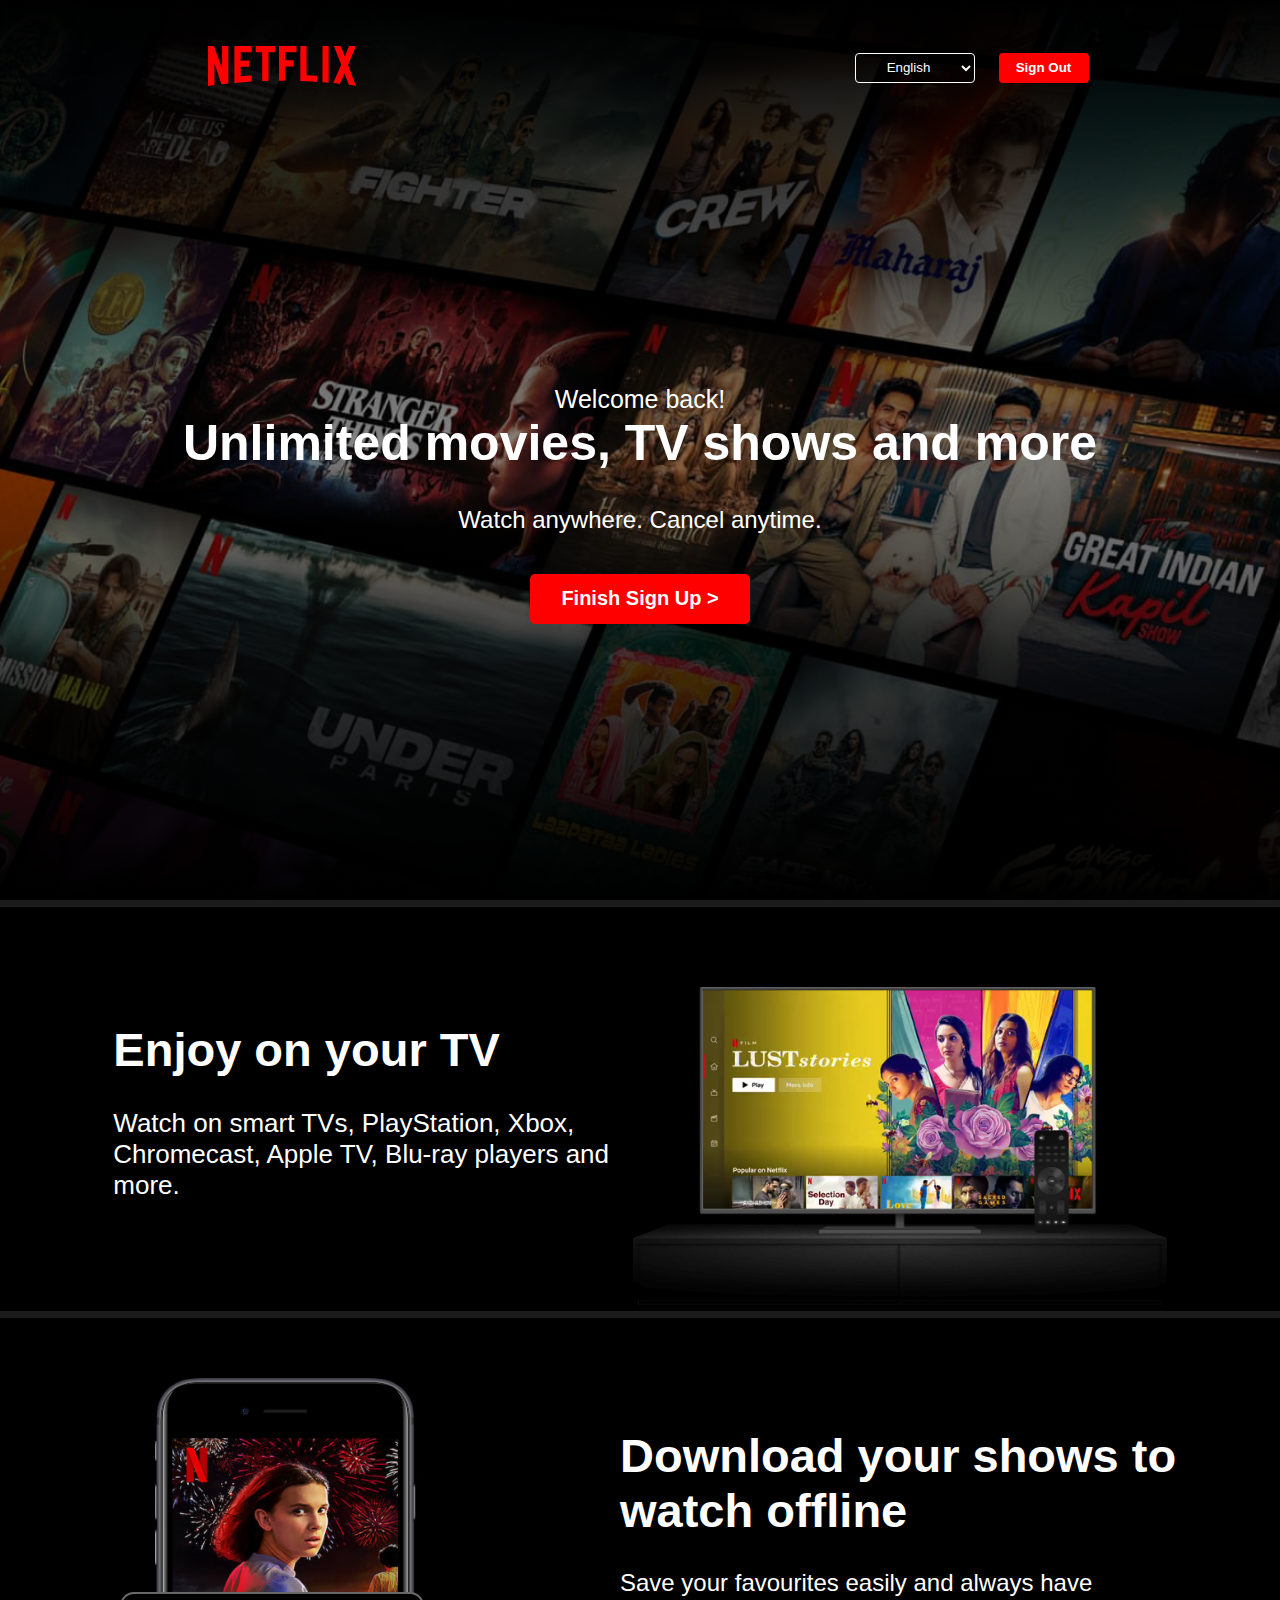
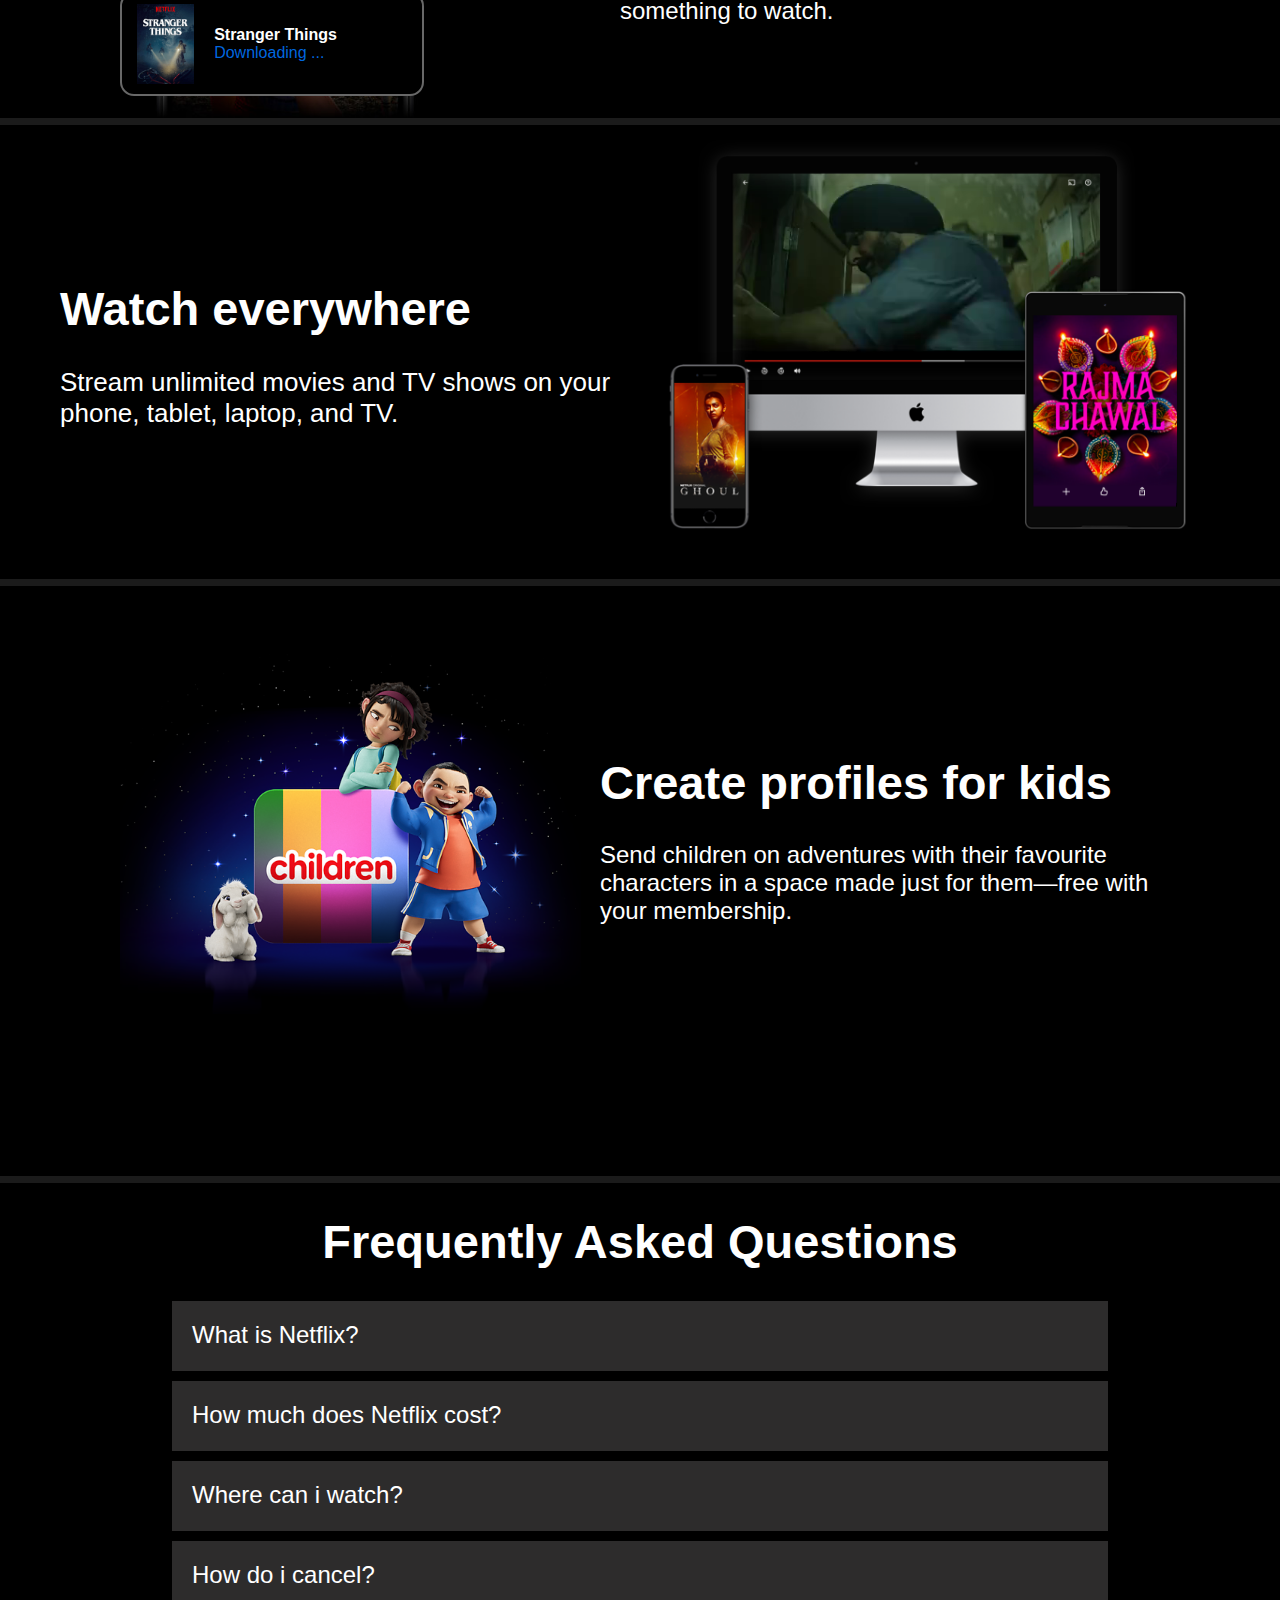
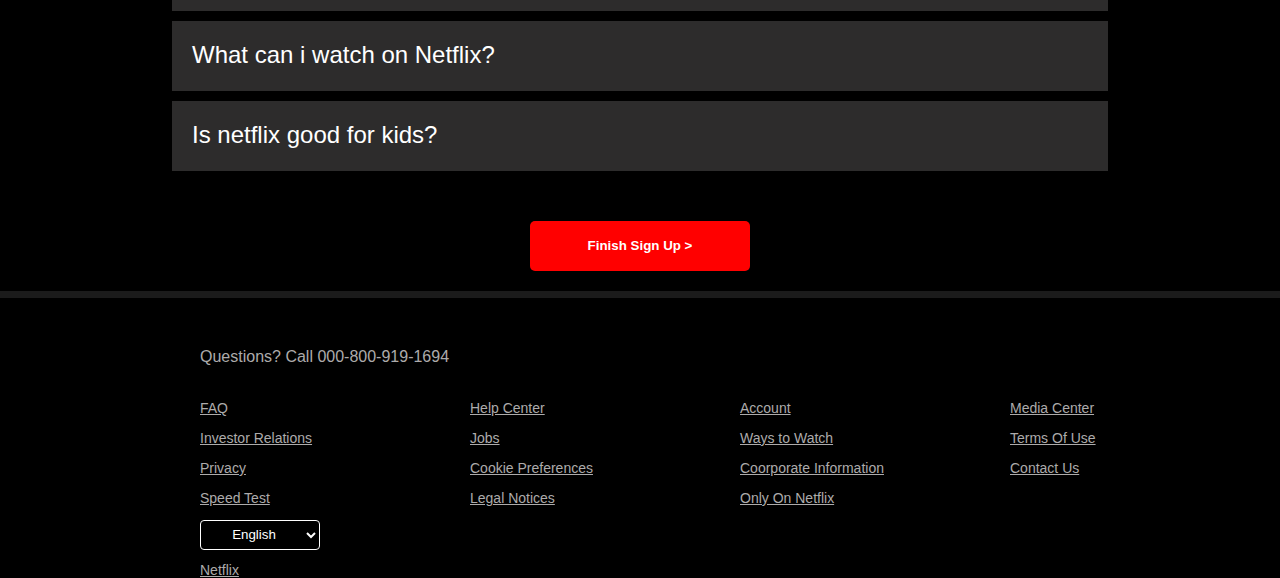
<file: index.html>
<!DOCTYPE html>
<html lang="en">
<head>
    <meta charset="UTF-8">
    <meta name="viewport" content="width=device-width, initial-scale=1.0">
    <title>Netflix India – Watch TV Shows Online, Watch Movies Online</title>
    <link rel="stylesheet" href="style.css">
    <link rel="shortcut icon" href=".assets/images/favicon.ico" type="image/x-icon">
    <link rel="stylesheet" href="https://cdnjs.cloudflare.com/ajax/libs/font-awesome/6.5.2/css/all.min.css" integrity="sha512-SnH5WK+bZxgPHs44uWIX+LLJAJ9/2PkPKZ5QiAj6Ta86w+fsb2TkcmfRyVX3pBnMFcV7oQPJkl9QevSCWr3W6A==" crossorigin="anonymous" referrerpolicy="no-referrer" />
</head>
<body>
    <div class="first">
        
        <div class="back-img">
            <div class="gradient"> 
                <nav> 
                 <span class="logo"><img src="./assets/images/logo.svg"> </img></span>
                 <div class="buttons">
                 <select id="English" name="English">
                    <option> English </option>
                    <option> Hindi</option> 
                 </select>
                 <button id="Signout"> Sign Out</button>
                 </div>  
                </nav>
                <div class="Text">
                 <p id="first"> Welcome back!</p>
                 <h1 id="second">Unlimited movies, TV shows and more </h1>
                 <p id="third"> Watch anywhere. Cancel anytime.</p>
                 <button id="Finish">  Finish Sign Up  > </button>
                </div>
            </div>
            
             
        </div>
        
    </div>

    <div class="second">
        <div class="nd2-text">
            <h1 id="first-2">Enjoy on your TV </h1>
            <p id="second-2"> Watch on smart TVs, PlayStation, Xbox, Chromecast, Apple TV, Blu-ray players and more.</p> 
        </div>

        <div class="img-2nd">
            <img src="./assets/images/tv.png">
            <video src="./assets/videos/video-tv-in-0819.m4v" autoplay loop muted></video>
        </div>

    </div>

    <div class="third">
        <div class="img-3rd">
            <img class="Phone" src="./assets/images/mobile-0819.jpg">
            <div class="phone-download">
                <img class="img-3rd-ST" src="./assets/images/boxshot.png">
                <div class="phone-download-text"> 
                <span id="third-first"> Stranger Things </span>
                <span id="third-second"> Downloading ...</span>
                </div>
            </div>

        </div>

        <div class="third-text"> 
            <h1> Download your shows to watch offline</h1>
            <p>Save your favourites easily and always have something to watch.</p>
        </div>

    </div>

    <div class="fourth">
        <div class="4rth-text">
            <h1 id="first-4">Watch everywhere </h1>
            <p id="second-4"> Stream unlimited movies and TV shows on your phone, tablet, laptop, and TV.</p> 
        </div>

        <div class="img-4rth">
            <img src="./assets/images/device-pile-in.png">
            <video src="./assets/videos/video-devices-in.m4v" autoplay loop muted></video>
        </div>


    </div>

    <div class="fifth">
        <div class="img-5th">
            <img class="kids" src="./assets/images/AAAABVr8nYuAg0xDpXDv0VI9HUoH7r2aGp4TKRCsKNQrMwxzTtr-NlwOHeS8bCI2oeZddmu3nMYr3j9MjYhHyjBASb1FaOGYZNYvPBCL.png">
        </div>

        <div class="fifth-text"> 
            <h1> Create profiles for kids   </h1>
            <p>Send children on adventures with their favourite characters in a space made just for them—free with your membership.</p>
        </div>
    </div>

    <div class="faq-section">
        <h1> Frequently Asked Questions</h1>
        <div class="faq">
            <div> What is Netflix? <i class="fa-solid fa-plus"></i></div>    
            <div>How much does Netflix cost? <i class="fa-solid fa-plus"></i></div>    
            <div> Where can i watch? <i class="fa-solid fa-plus"></i></div>    
            <div> How do i cancel? <i class="fa-solid fa-plus"></i></div>    
            <div> What can i watch on Netflix? <i class="fa-solid fa-plus"></i></div>    
            <div> Is netflix good for kids? <i class="fa-solid fa-plus"></i></div>    
        </div>
        <button> Finish Sign Up    ></button>
    </div>
    <footer>
        <div class="Questions">  Questions? Call 000-800-919-1694</div>
        <div class="footer">
        <div> 
            <p> FAQ</p>
            <p> Investor Relations</p>
            <p> Privacy</p>
            <p> Speed Test</p>
        </div>  
        <div> 
            <p> Help Center</p>
            <p> Jobs</p>
            <p> Cookie Preferences</p>
            <p> Legal Notices</p>
        </div>
        <div> 
            <p> Account</p>
            <p> Ways to Watch </p>
            <p> Coorporate Information</p>
            <p> Only On Netflix</p>
        </div>
        <div> 
            <p> Media Center</p>
            <p> Terms Of Use</p>
            <p> Contact Us</p>
        </div>
        <div>
        <select id="English2" name="English">
            <option> English </option>
            <option> Hindi</option> 
         </select>
        </div>
        <div id="Foot-netflix"> Netflix</div>
    </div>
    </footer>
</body>
</html>
</file>
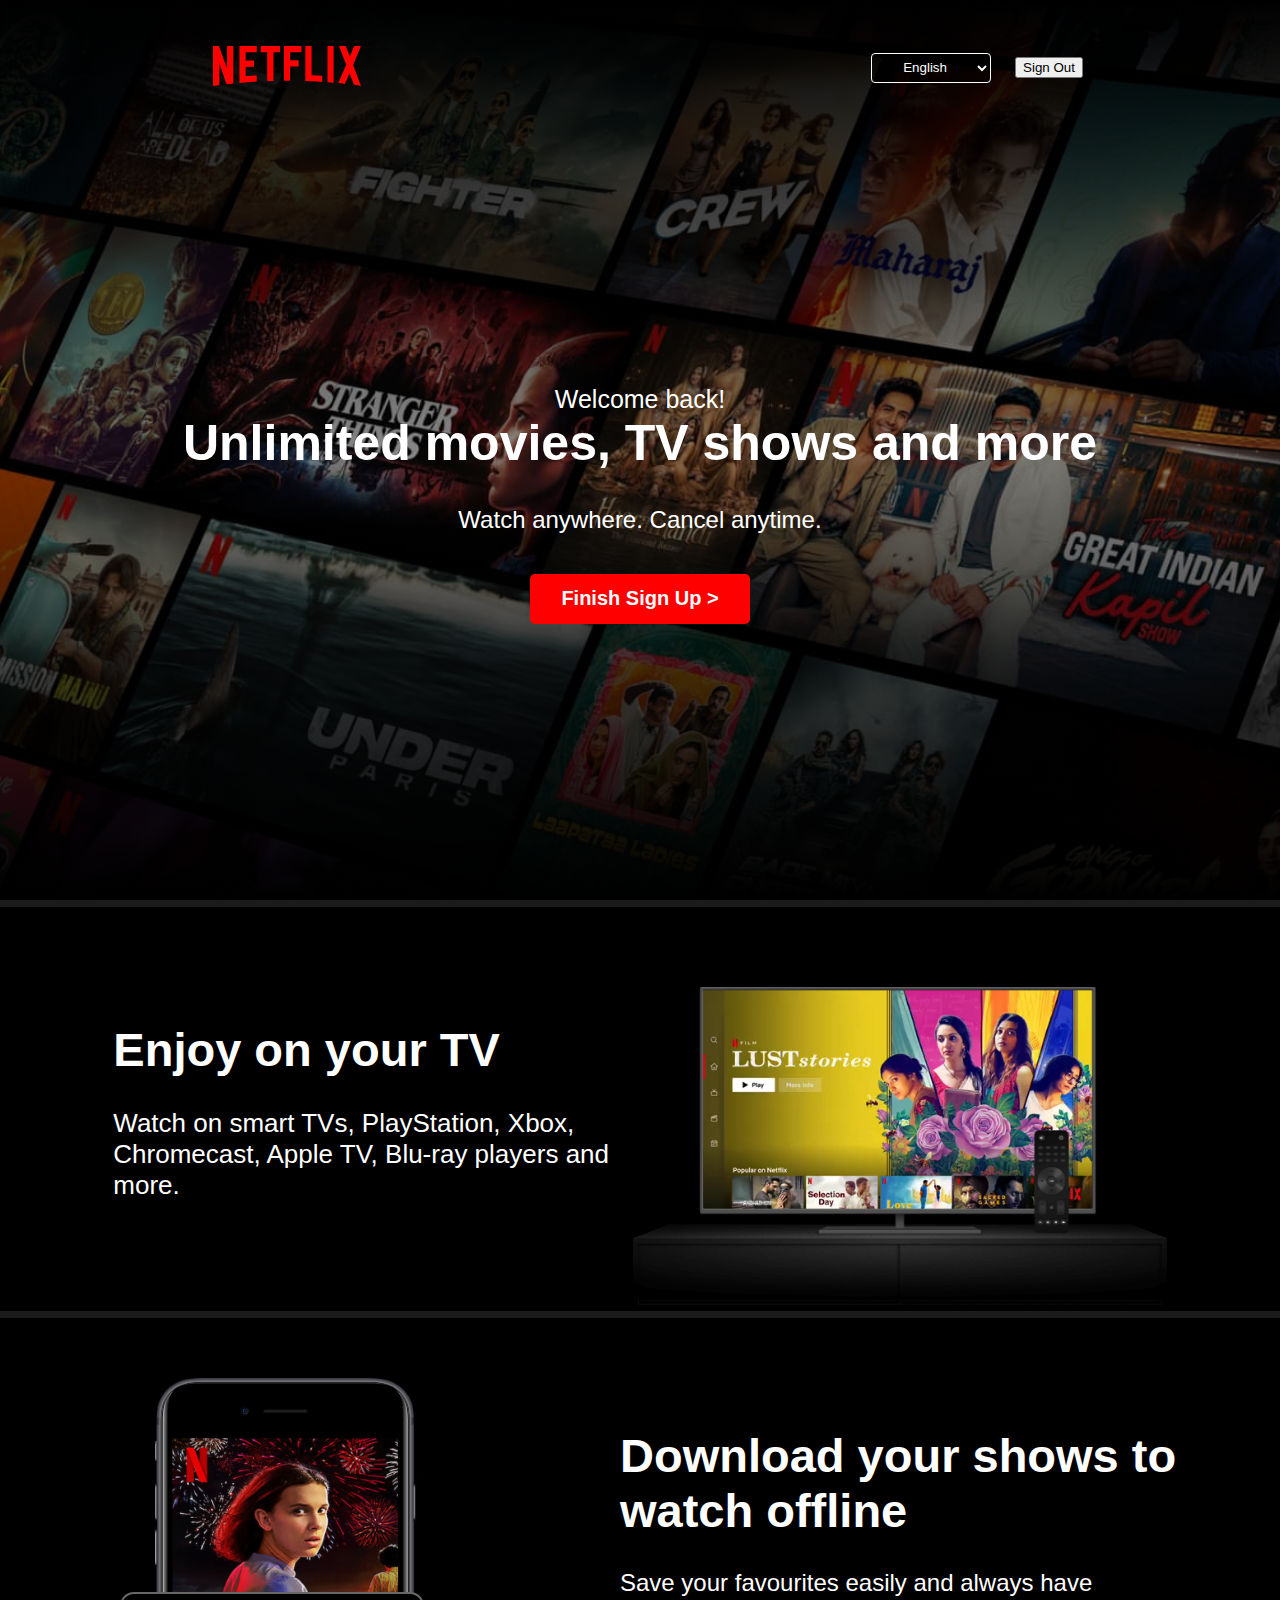
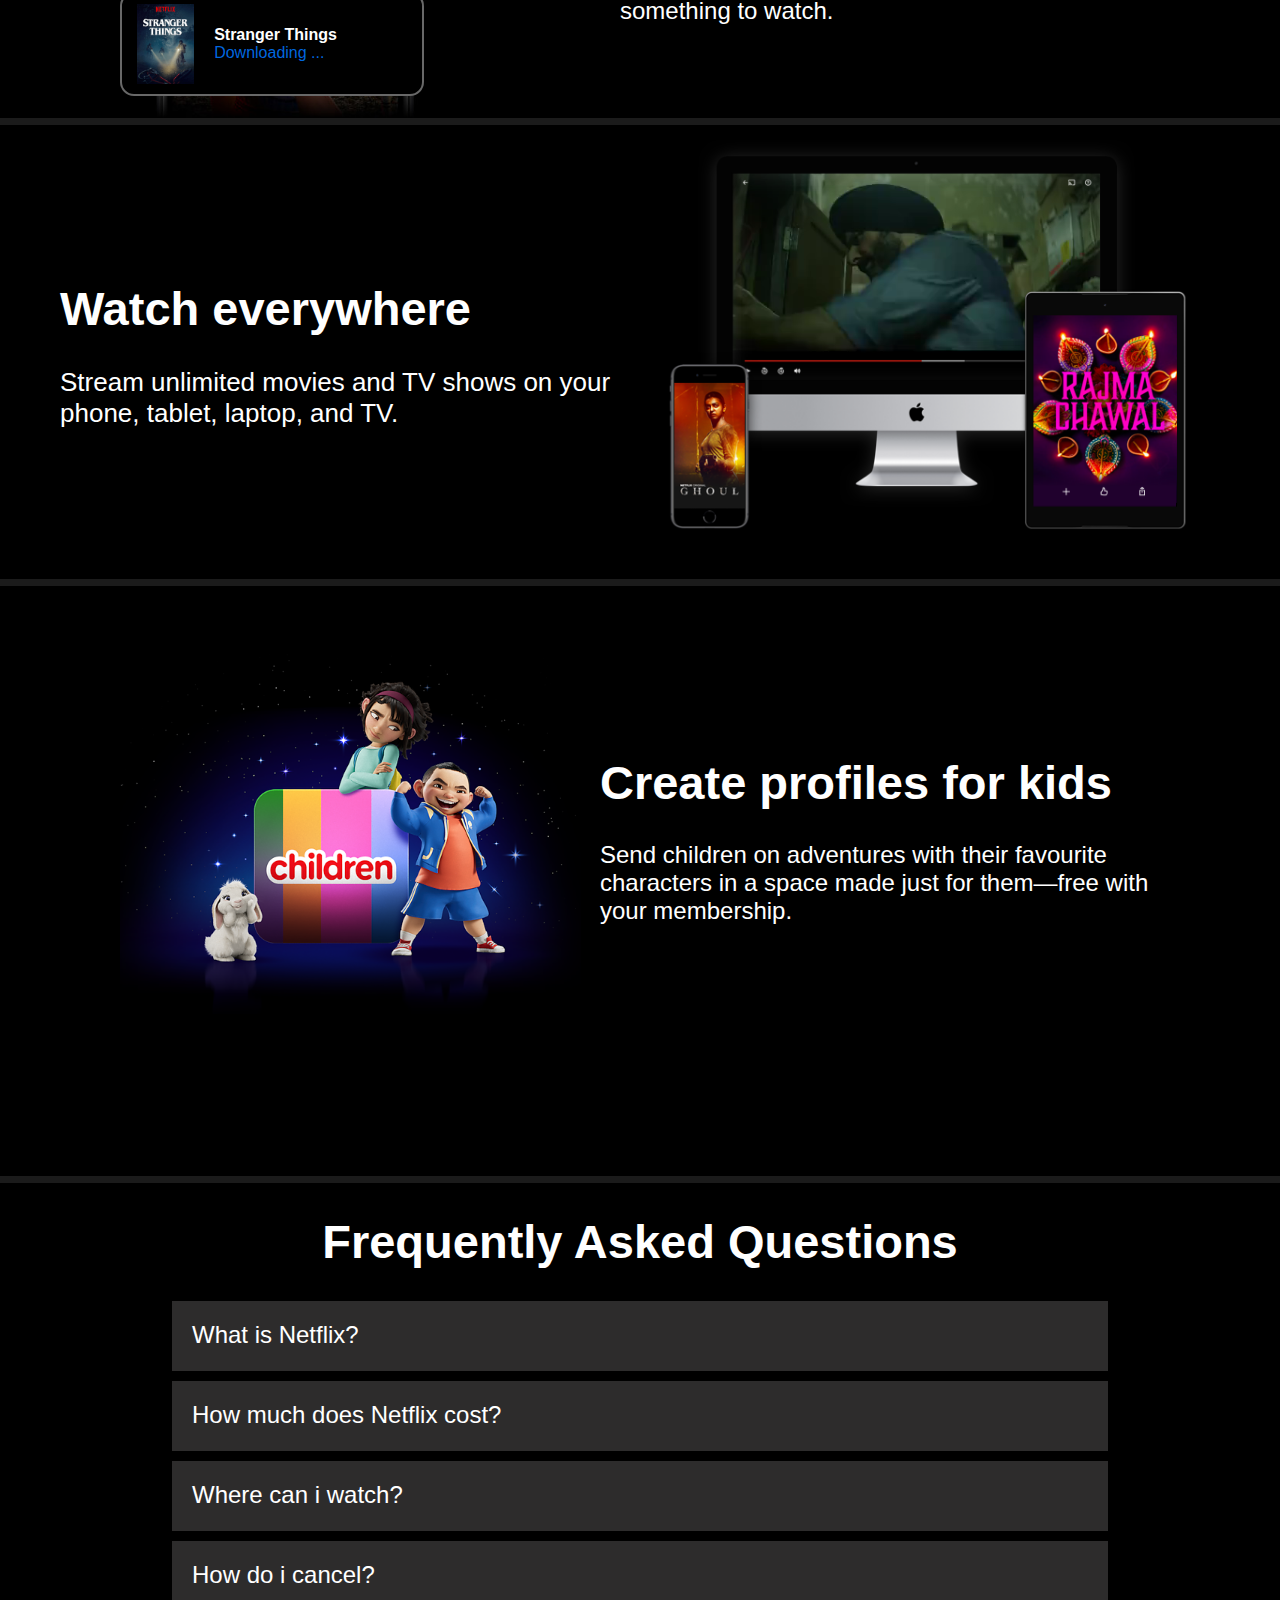
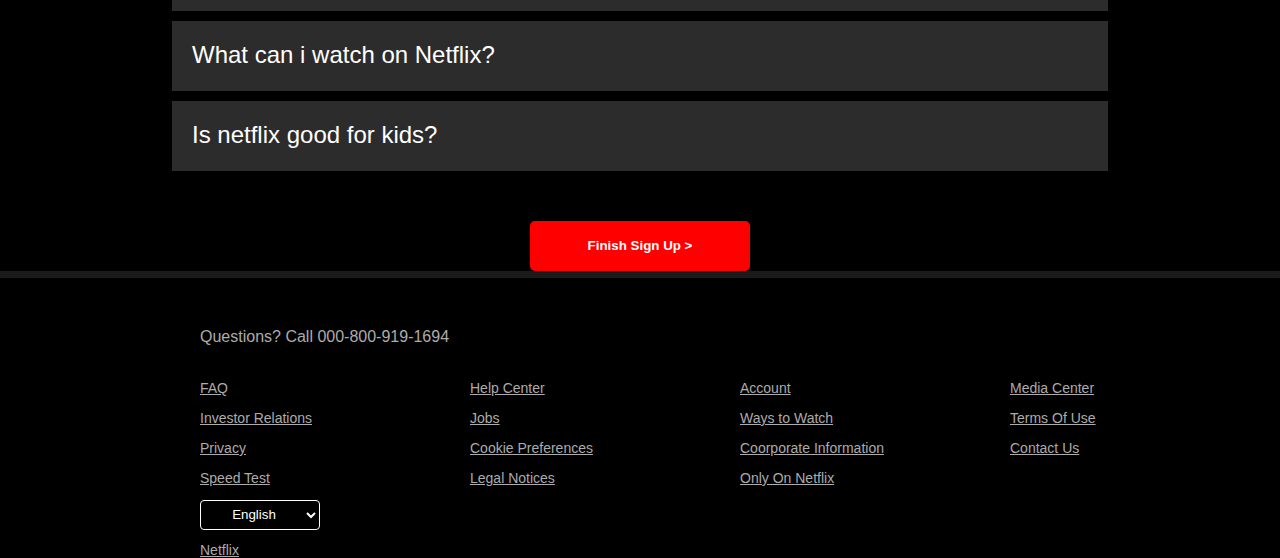
<file: netflix-clone.html>
<!DOCTYPE html>
<html lang="en">
<head>
    <meta charset="UTF-8">
    <meta name="viewport" content="width=device-width, initial-scale=1.0">
    <title>Netflix India – Watch TV Shows Online, Watch Movies Online</title>
    <link rel="stylesheet" href="netflix-clone.css">
    <link rel="shortcut icon" href=".assets/images/favicon.ico" type="image/x-icon">
    <link rel="stylesheet" href="https://cdnjs.cloudflare.com/ajax/libs/font-awesome/6.5.2/css/all.min.css" integrity="sha512-SnH5WK+bZxgPHs44uWIX+LLJAJ9/2PkPKZ5QiAj6Ta86w+fsb2TkcmfRyVX3pBnMFcV7oQPJkl9QevSCWr3W6A==" crossorigin="anonymous" referrerpolicy="no-referrer" />
</head>
<body>
    <div class="first">
        
        <div class="back-img">
            <div class="gradient"> 
                <nav> 
                 <span class="logo"><img src="./assets/images/logo.svg"> </img></span>
                 <div class="buttons">
                 <select id="English" name="English">
                    <option> English </option>
                    <option> Hindi</option> 
                 </select>
                 <button id="Sinout"> Sign Out</button>
                 </div>  
                </nav>
                <div class="Text">
                 <p id="first"> Welcome back!</p>
                 <h1 id="second">Unlimited movies, TV shows and more </h1>
                 <p id="third"> Watch anywhere. Cancel anytime.</p>
                 <button id="Finish">  Finish Sign Up  > </button>
                </div>
            </div>
            
             
        </div>
        
    </div>

    <div class="second">
        <div class="nd2-text">
            <h1 id="first-2">Enjoy on your TV </h1>
            <p id="second-2"> Watch on smart TVs, PlayStation, Xbox, Chromecast, Apple TV, Blu-ray players and more.</p> 
        </div>

        <div class="img-2nd">
            <img src="./assets/images/tv.png">
            <video src="./assets/videos/video-tv-in-0819.m4v" autoplay loop muted></video>
        </div>

    </div>

    <div class="third">
        <div class="img-3rd">
            <img class="Phone" src="./assets/images/mobile-0819.jpg">
            <div class="phone-download">
                <img class="img-3rd-ST" src="./assets/images/boxshot.png">
                <div class="phone-download-text"> 
                <span id="third-first"> Stranger Things </span>
                <span id="third-second"> Downloading ...</span>
                </div>
            </div>

        </div>

        <div class="third-text"> 
            <h1> Download your shows to watch offline</h1>
            <p>Save your favourites easily and always have something to watch.</p>
        </div>

    </div>

    <div class="fourth">
        <div class="4rth-text">
            <h1 id="first-4">Watch everywhere </h1>
            <p id="second-4"> Stream unlimited movies and TV shows on your phone, tablet, laptop, and TV.</p> 
        </div>

        <div class="img-4rth">
            <img src="./assets/images/device-pile-in.png">
            <video src="./assets/videos/video-devices-in.m4v" autoplay loop muted></video>
        </div>


    </div>

    <div class="fifth">
        <div class="img-5th">
            <img class="kids" src="./assets/images/AAAABVr8nYuAg0xDpXDv0VI9HUoH7r2aGp4TKRCsKNQrMwxzTtr-NlwOHeS8bCI2oeZddmu3nMYr3j9MjYhHyjBASb1FaOGYZNYvPBCL.png">
        </div>

        <div class="fifth-text"> 
            <h1> Create profiles for kids   </h1>
            <p>Send children on adventures with their favourite characters in a space made just for them—free with your membership.</p>
        </div>
    </div>

    <div class="faq-section">
        <h1> Frequently Asked Questions</h1>
        <div class="faq">
            <div> What is Netflix? <i class="fa-solid fa-plus"></i></div>    
            <div>How much does Netflix cost? <i class="fa-solid fa-plus"></i></div>    
            <div> Where can i watch? <i class="fa-solid fa-plus"></i></div>    
            <div> How do i cancel? <i class="fa-solid fa-plus"></i></div>    
            <div> What can i watch on Netflix? <i class="fa-solid fa-plus"></i></div>    
            <div> Is netflix good for kids? <i class="fa-solid fa-plus"></i></div>    
        </div>
        <button> Finish Sign Up    ></button>
    </div>
    <footer>
        <div class="Questions">  Questions? Call 000-800-919-1694</div>
        <div class="footer">
        <div> 
            <p> FAQ</p>
            <p> Investor Relations</p>
            <p> Privacy</p>
            <p> Speed Test</p>
        </div>  
        <div> 
            <p> Help Center</p>
            <p> Jobs</p>
            <p> Cookie Preferences</p>
            <p> Legal Notices</p>
        </div>
        <div> 
            <p> Account</p>
            <p> Ways to Watch </p>
            <p> Coorporate Information</p>
            <p> Only On Netflix</p>
        </div>
        <div> 
            <p> Media Center</p>
            <p> Terms Of Use</p>
            <p> Contact Us</p>
        </div>
        <div>
        <select id="English2" name="English">
            <option> English </option>
            <option> Hindi</option> 
         </select>
        </div>
        <div id="Foot-netflix"> Netflix</div>
    </div>
    </footer>
</body>
</html>
</file>
<file: style.css>
body{
    background-color:rgba(0, 0, 0, 0.893);
    margin:0px;
   

}
.back-img{
    background-size: max(2200px,100vw);
    background-repeat: no-repeat;
    height: 100vh;
    max-width:100%;
    background-image: url("./assets/images/IN-en-20240624-popsignuptwoweeks-perspective_alpha_website_large.jpg");
   background-position: center center;

}

.gradient{
    height: 100vh;
    width:100%;
    background-image: linear-gradient(to top, rgba(0,0,0,1), rgba(0,0,0,0.3),rgba(0,0,0,1));

}

nav{
    width:100%;
    height: 15%;
    position: absolute;
    display: flex;
    margin: auto;
    justify-content: space-around ;
    align-items: CENTER;
   
}


.logo img{
    width:180px;
    height: 40px;
    
}



#English{
    background-color: rgba(0,0,0,0.3);
    color: white;
    border:0.2px solid white;
    height:30px;
    width:120px;
    border-radius: 4px;
    margin-left: 100px;
    margin-right: 20px;
    text-align: center;
}

#English:active{
    border: 3px solid white;
}


#Signout{
    background-color: red;
    color: white;
    height: 30px;
    width: 90px;
    border: none;
    border-radius: 4px;
    font-weight: bold;

}

.Text{
    display: flex;
    flex-direction: column;
    justify-content: center;
    align-items: center;
    color: white;
    position: relative;
    top: 40%;
    

}

#first{
    font-size: 25px;
    font-family: Helvetica;
    margin-bottom: 5px;
    
    margin-bottom: 0px;
    
    

}

#second{
    text-align: center;
    margin-top: 0px;
    font-family: Helvetica ;
    font-size:50px;
    font-weight: bold;
}

    

#third{
    font-size: 24px;
    font-family: Helvetica;
    margin-bottom: 0px;
    margin-top: 0px;
}

#Finish{
    background-color: red;
    color: white;
    font-size: 20px;
    font-weight: bold;
    height: 50px;
    width:220px;
    border:none;
    margin-top: 40px;
    border-radius: 5px;

}

.second{
    background-color: black;
    color: white;
    max-width:100vw;
    height: 70%;
    display: flex;
    justify-content: center;
   align-items: center;
    margin-top: 7px;
   
}


.nd2-Text{
    width: 550px;


}

#first-2{
    font-size: 47px;
    font-family: Helvetica;
    font-weight: 900;
}

#second-2{
    font-family:  Helvetica;
    width: 520px;
    font-size: 26px;
}
.img-2nd{
    position: relative;
}
.img-2nd img{
    position: relative;
    z-index: 4;
    height: 400px;
   
    
}


.img-2nd video{
    position: absolute;
    left: 70px;
    top: 83px;
    height: 222px;
}

.third{
    margin-top: 7px;
    width: 100%;
    height: 80%;
    background-color: black;
    display: flex;
    align-items: center;
    justify-content: center;
   
}


.phone-download{
    display: flex;
    justify-content: left ;
    gap:20px;
    align-items: center;
    border: 2px solid rgba(255, 255, 255, 0.407);
    width: 300px;
    border-radius: 14px;
    height: 100px;
    position: relative;
    bottom: 130px;
    left:120px;
    background-color: black;

}
.third-text{
    color: white;
    
}

.Phone{ 
    height: 400px;
    width: 570px;
}
.img-3rd{
    height: 400px;
}
.img-3rd-ST{
    height: 80px;
    margin-left: 15px;
}
#third-first{
    color: white;
    font-family:  Helvetica;
    font-weight: bold;

}

#third-second{
    color: rgba(0, 119, 255, 0.886);
    font-family: Helvetica;
}

.phone-download-text{
    display: flex;
    flex-direction: column;
}

.third-text{
    padding-left:10px ;
    width: 700px;
}
.third-text h1{
    display: flex;
    font-size: 47px;
    font-family: Helvetica;
    font-weight: 750;
}
.third-text p{
    font-family:  Helvetica;
    width: 530px;
    font-size: 24px;
}

.fourth{
    margin-top: 7px;
    width: 100%;
    height: 70%;
    background-color: black;
    display: flex;
    align-items: center;
    justify-content: center;
    color: white;
    position: relative;
    
}


   

   

#first-4{
    font-size: 47px;
    font-family: Helvetica;
    font-weight: 900;
}

#second-4{
    font-family:  Helvetica;
    width: 560px;
    font-size: 26px;
}
.img-4rth{
    position: relative;
}
.img-4rth video{
    position: absolute;
   right: 120px;
    top: 22px;
    height: 222px;
    z-index: 0;
    width:  370px;
}

.img-4rth img{
    position: relative;
    z-index: 1;
    width:600px
}

.fifth{
    margin-top: 7px;
    max-width: 100%;
    height:500px;
    background-color: black;
    display: flex;
    align-items: center;
    justify-content: center;
    color: white;
    
}


    
   
.img-5th img{
    width: 30rem;
}

.fifth-text h1{
    font-size: 47px;
    font-family: Helvetica;
    font-weight: 800;
}
.fifth-text p{
    font-family:  Helvetica;
    width: 560px;
    font-size: 24px;
}

.faq-section{
    display: flex;
    flex-direction: column;

    align-items: center;
    color: white;
    width: 100%;
    height: 120%;
    background-color: black;
    margin-top: 7px;
}

.faq-section button{
    background-color: red;
    color: white;
    font-size: 24;
    font-weight: bold;
    height: 50px;
    width:220px;
    border:none;
    margin-top: 40px;
    border-radius: 5px;
    margin-bottom: 20px;
}

.faq{
    width: 100%;
    display: flex;
    flex-direction: column;
    align-items: center;
}
.faq div{
    margin-bottom: 10px;
    height:30px;
    width: 70%;
    background-color: rgba(47, 46, 46, 0.955);
    padding-top: 20px;
    padding-bottom: 20px;
    padding-left: 20px;
    font-family:  Helvetica;
    font-size: 24px;
    display: flex;
    justify-content: space-between;
    padding-right: 20px;
}


footer{
    margin-top: 7px;
    background-color: black;
    height: 50%;
}
.faq-section h1{
    font-size: 47px;
    font-family: Helvetica;
    font-weight: 800;
    text-align: center;
}

.faq div:hover{
    background-color: #414141;
    cursor: pointer;
}

.Questions{
    padding-top: 50px;
    margin-left: 200px;
    color: rgb(173, 171, 171);
    font-family:  Helvetica;
    padding-bottom: 20px;
}

.footer{
    text-decoration: underline;
    color: rgb(173, 171, 171);
    display: grid;
    grid-template-columns: 1fr 1fr 1fr 1fr;
    margin-left:200px;
    font-family: Helvetica;
    font-size: 14px;
}


#English2{
    background-color: rgba(0,0,0,0.3);
    color: white;
    border:0.2px solid white;
    height:30px;
    width:120px;
    border-radius: 4px;
    
    text-align: center;
}

#Foot-netflix{
    margin-top: 12px;
    grid-column: 1;
}

@media screen and (max-width:1614px) {
    .second{
        display: flex;
        flex-wrap: wrap;
        
        
    }
    .third{
        display: flex;
        flex-wrap: wrap;
    
    }
    .third-text{
        padding-top: 10px;
    }
    .third-text h1{
        padding-left: 40px;
    }
    .third-text p{
        padding-left: 40px;
    }

    .fourth{
        display: flex;
        flex-wrap: wrap;
    }
    
    .fifth{
        flex-wrap: wrap;
        padding-bottom: 90px;
    }

    .footer{
        grid-template-columns:1fr 1fr 1fr 1fr ;
    }
}
</file>
<file: netflix-clone.css>
body{
    background-color:rgba(0, 0, 0, 0.893);
    margin:0px;
   

}
.back-img{
    background-size: max(2200px,100vw);
    background-repeat: no-repeat;
    height: 100vh;
    max-width:100%;
    background-image: url("./assets/images/IN-en-20240624-popsignuptwoweeks-perspective_alpha_website_large.jpg");
   background-position: center center;

}

.gradient{
    height: 100vh;
    width:100%;
    background-image: linear-gradient(to top, rgba(0,0,0,1), rgba(0,0,0,0.3),rgba(0,0,0,1));

}

nav{
    width:100%;
    height: 15%;
    position: absolute;
    display: flex;
    margin: auto;
    justify-content: space-around ;
    align-items: CENTER;
   
}


.logo img{
    width:180px;
    height: 40px;
    
}



#English{
    background-color: rgba(0,0,0,0.3);
    color: white;
    border:0.2px solid white;
    height:30px;
    width:120px;
    border-radius: 4px;
    margin-left: 100px;
    margin-right: 20px;
    text-align: center;
}

#English:active{
    border: 3px solid white;
}


#Signout{
    background-color: red;
    color: white;
    height: 30px;
    width: 90px;
    border: none;
    border-radius: 4px;
    font-weight: bold;

}

.Text{
    display: flex;
    flex-direction: column;
    justify-content: center;
    align-items: center;
    color: white;
    position: relative;
    top: 40%;
    

}

#first{
    font-size: 25px;
    font-family: Helvetica;
    margin-bottom: 5px;
    
    margin-bottom: 0px;
    
    

}

#second{
    text-align: center;
    margin-top: 0px;
    font-family: Helvetica ;
    font-size:50px;
    font-weight: bold;
}

    

#third{
    font-size: 24px;
    font-family: Helvetica;
    margin-bottom: 0px;
    margin-top: 0px;
}

#Finish{
    background-color: red;
    color: white;
    font-size: 20px;
    font-weight: bold;
    height: 50px;
    width:220px;
    border:none;
    margin-top: 40px;
    border-radius: 5px;

}

.second{
    background-color: black;
    color: white;
    max-width:100vw;
    height: 70%;
    display: flex;
    justify-content: center;
   align-items: center;
    margin-top: 7px;
   
}


.nd2-Text{
    width: 550px;


}

#first-2{
    font-size: 47px;
    font-family: Helvetica;
    font-weight: 900;
}

#second-2{
    font-family:  Helvetica;
    width: 520px;
    font-size: 26px;
}
.img-2nd{
    position: relative;
}
.img-2nd img{
    position: relative;
    z-index: 4;
    height: 400px;
   
    
}


.img-2nd video{
    position: absolute;
    left: 70px;
    top: 83px;
    height: 222px;
}

.third{
    margin-top: 7px;
    width: 100%;
    height: 80%;
    background-color: black;
    display: flex;
    align-items: center;
    justify-content: center;
   
}


.phone-download{
    display: flex;
    justify-content: left ;
    gap:20px;
    align-items: center;
    border: 2px solid rgba(255, 255, 255, 0.407);
    width: 300px;
    border-radius: 14px;
    height: 100px;
    position: relative;
    bottom: 130px;
    left:120px;
    background-color: black;

}
.third-text{
    color: white;
    
}

.Phone{ 
    height: 400px;
    width: 570px;
}
.img-3rd{
    height: 400px;
}
.img-3rd-ST{
    height: 80px;
    margin-left: 15px;
}
#third-first{
    color: white;
    font-family:  Helvetica;
    font-weight: bold;

}

#third-second{
    color: rgba(0, 119, 255, 0.886);
    font-family: Helvetica;
}

.phone-download-text{
    display: flex;
    flex-direction: column;
}

.third-text{
    padding-left:10px ;
    width: 700px;
}
.third-text h1{
    display: flex;
    font-size: 47px;
    font-family: Helvetica;
    font-weight: 750;
}
.third-text p{
    font-family:  Helvetica;
    width: 530px;
    font-size: 24px;
}

.fourth{
    margin-top: 7px;
    width: 100%;
    height: 70%;
    background-color: black;
    display: flex;
    align-items: center;
    justify-content: center;
    color: white;
    position: relative;
    
}


   

   

#first-4{
    font-size: 47px;
    font-family: Helvetica;
    font-weight: 900;
}

#second-4{
    font-family:  Helvetica;
    width: 560px;
    font-size: 26px;
}
.img-4rth{
    position: relative;
}
.img-4rth video{
    position: absolute;
   right: 120px;
    top: 22px;
    height: 222px;
    z-index: 0;
    width:  370px;
}

.img-4rth img{
    position: relative;
    z-index: 1;
    width:600px
}

.fifth{
    margin-top: 7px;
    max-width: 100%;
    height:500px;
    background-color: black;
    display: flex;
    align-items: center;
    justify-content: center;
    color: white;
    
}


    
   
.img-5th img{
    width: 30rem;
}

.fifth-text h1{
    font-size: 47px;
    font-family: Helvetica;
    font-weight: 800;
}
.fifth-text p{
    font-family:  Helvetica;
    width: 560px;
    font-size: 24px;
}

.faq-section{
    display: flex;
    flex-direction: column;

    align-items: center;
    color: white;
    width: 100%;
    height: 110%;
    background-color: black;
    margin-top: 7px;
}

.faq-section button{
    background-color: red;
    color: white;
    font-size: 24;
    font-weight: bold;
    height: 50px;
    width:220px;
    border:none;
    margin-top: 40px;
    border-radius: 5px;
}

.faq{
    width: 100%;
    display: flex;
    flex-direction: column;
    align-items: center;
}
.faq div{
    margin-bottom: 10px;
    height:30px;
    width: 70%;
    background-color: rgba(47, 46, 46, 0.955);
    padding-top: 20px;
    padding-bottom: 20px;
    padding-left: 20px;
    font-family:  Helvetica;
    font-size: 24px;
    display: flex;
    justify-content: space-between;
    padding-right: 20px;
}


footer{
    margin-top: 7px;
    background-color: black;
    height: 50%;
}
.faq-section h1{
    font-size: 47px;
    font-family: Helvetica;
    font-weight: 800;
    text-align: center;
}

.faq div:hover{
    background-color: #414141;
    cursor: pointer;
}

.Questions{
    padding-top: 50px;
    margin-left: 200px;
    color: rgb(173, 171, 171);
    font-family:  Helvetica;
    padding-bottom: 20px;
}

.footer{
    text-decoration: underline;
    color: rgb(173, 171, 171);
    display: grid;
    grid-template-columns: 1fr 1fr 1fr 1fr;
    margin-left:200px;
    font-family: Helvetica;
    font-size: 14px;
}


#English2{
    background-color: rgba(0,0,0,0.3);
    color: white;
    border:0.2px solid white;
    height:30px;
    width:120px;
    border-radius: 4px;
    
    text-align: center;
}

#Foot-netflix{
    margin-top: 12px;
    grid-column: 1;
}

@media screen and (max-width:1614px) {
    .second{
        display: flex;
        flex-wrap: wrap;
        
        
    }
    .third{
        display: flex;
        flex-wrap: wrap;
    
    }
    .third-text{
        padding-top: 10px;
    }
    .third-text h1{
        padding-left: 40px;
    }
    .third-text p{
        padding-left: 40px;
    }

    .fourth{
        display: flex;
        flex-wrap: wrap;
    }
    
    .fifth{
        flex-wrap: wrap;
        padding-bottom: 90px;
    }

    .footer{
        grid-template-columns:1fr 1fr 1fr 1fr ;
    }
}
</file>
